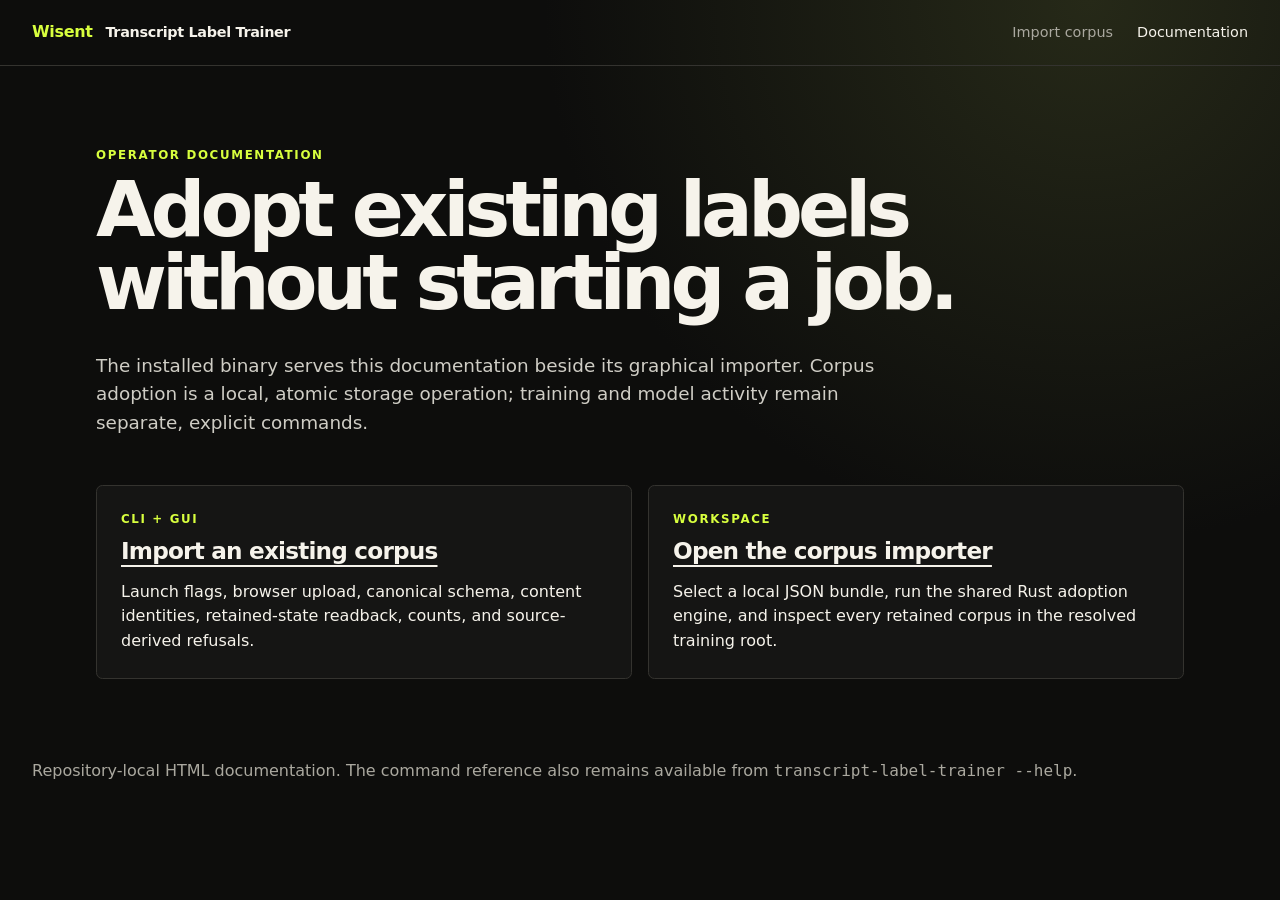
<file: docs/index.html>
<!doctype html>
<html lang="en">
<head>
  <meta charset="utf-8">
  <meta name="viewport" content="width=device-width, initial-scale=1">
  <meta name="color-scheme" content="dark">
  <title>Documentation · Transcript Label Trainer</title>
  <link rel="stylesheet" href="../web/styles.css">
</head>
<body>
  <a class="skip-link" href="#main">Skip to documentation</a>
  <header class="topbar">
    <a class="brand" href="../" aria-label="Transcript Label Trainer corpus importer">Wisent <span>Transcript Label Trainer</span></a>
    <nav aria-label="Primary navigation">
      <a href="../">Import corpus</a>
      <a aria-current="page" href="index.html">Documentation</a>
    </nav>
  </header>
  <main id="main" class="docs-main">
    <section class="docs-hero">
      <p class="eyebrow">Operator documentation</p>
      <h1>Adopt existing labels without starting a job.</h1>
      <p class="lede">The installed binary serves this documentation beside its graphical importer. Corpus adoption is a local, atomic storage operation; training and model activity remain separate, explicit commands.</p>
    </section>
    <section class="docs-grid" aria-label="Documentation pages">
      <article class="docs-card">
        <p class="eyebrow">CLI + GUI</p>
        <h2><a href="corpus-import.html">Import an existing corpus</a></h2>
        <p>Launch flags, browser upload, canonical schema, content identities, retained-state readback, counts, and source-derived refusals.</p>
      </article>
      <article class="docs-card">
        <p class="eyebrow">Workspace</p>
        <h2><a href="../">Open the corpus importer</a></h2>
        <p>Select a local JSON bundle, run the shared Rust adoption engine, and inspect every retained corpus in the resolved training root.</p>
      </article>
    </section>
  </main>
  <footer><p>Repository-local HTML documentation. The command reference also remains available from <code>transcript-label-trainer --help</code>.</p></footer>
</body>
</html>
</file>
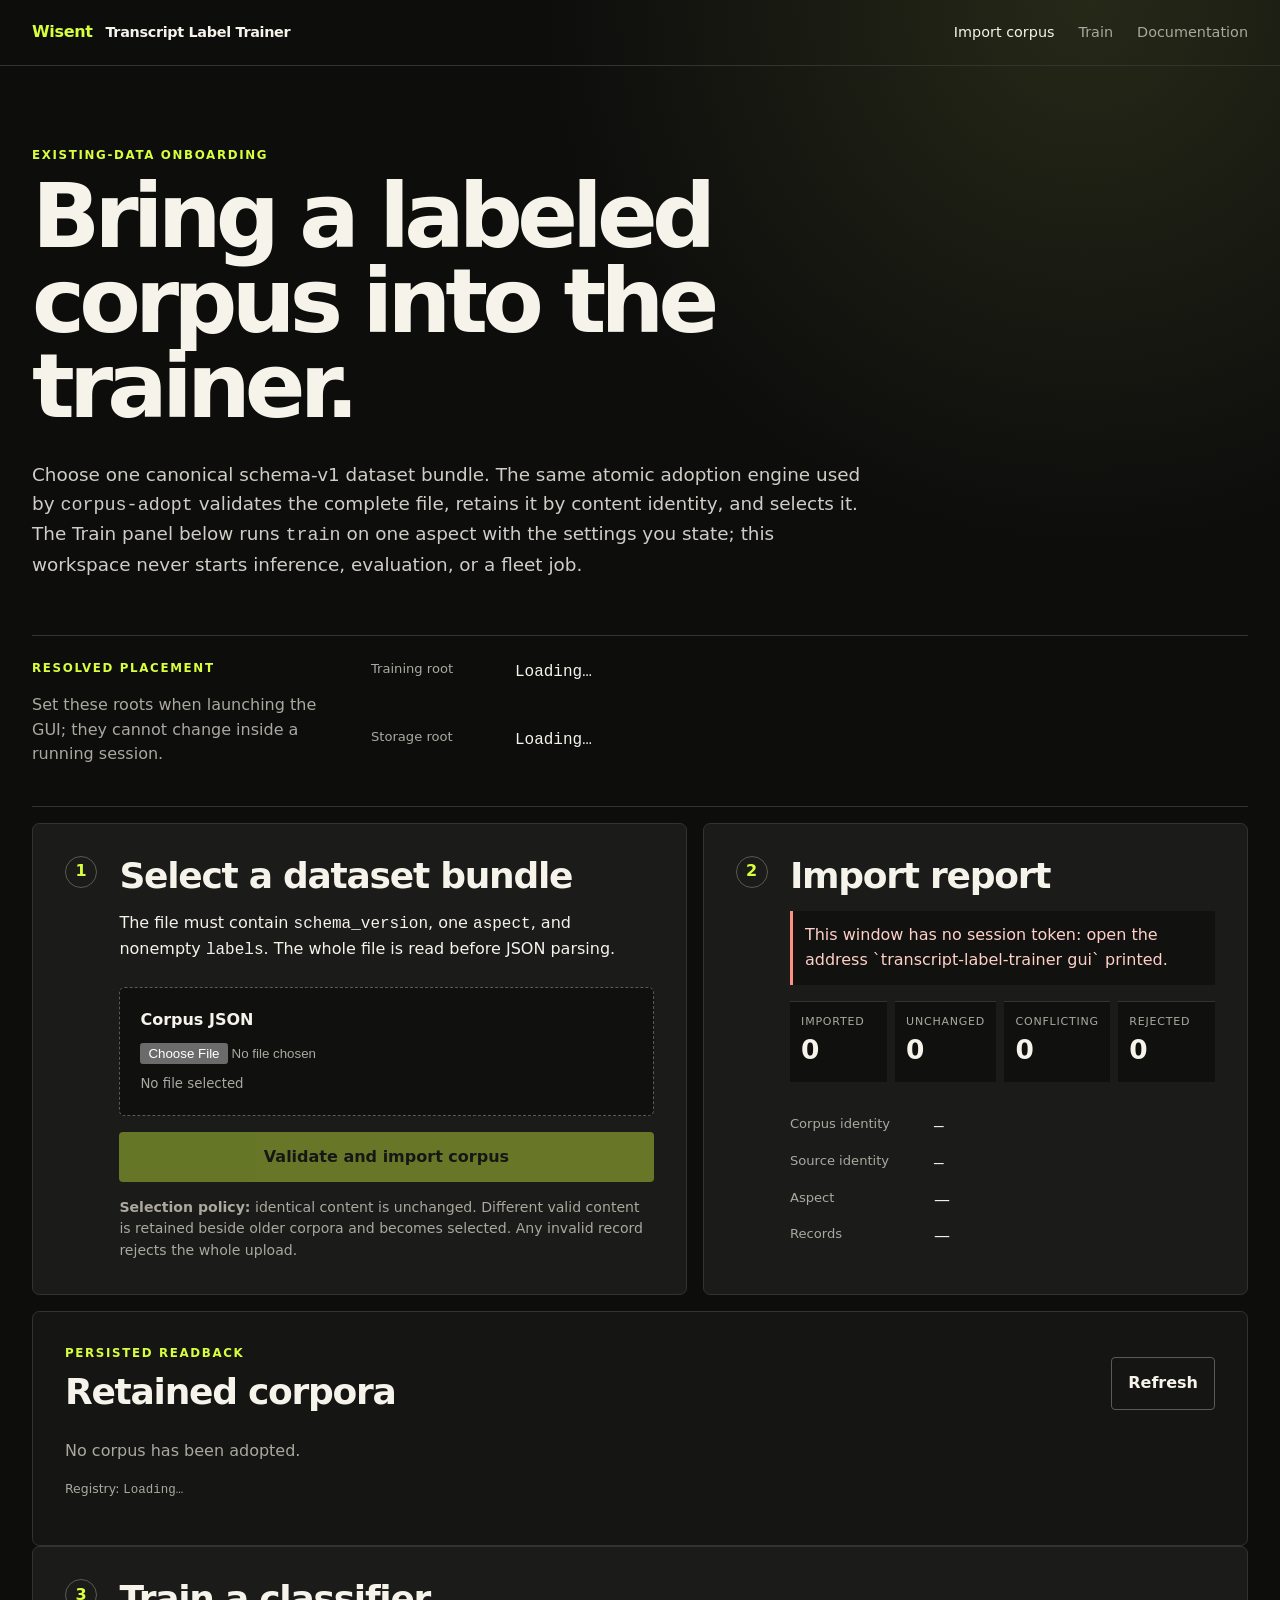
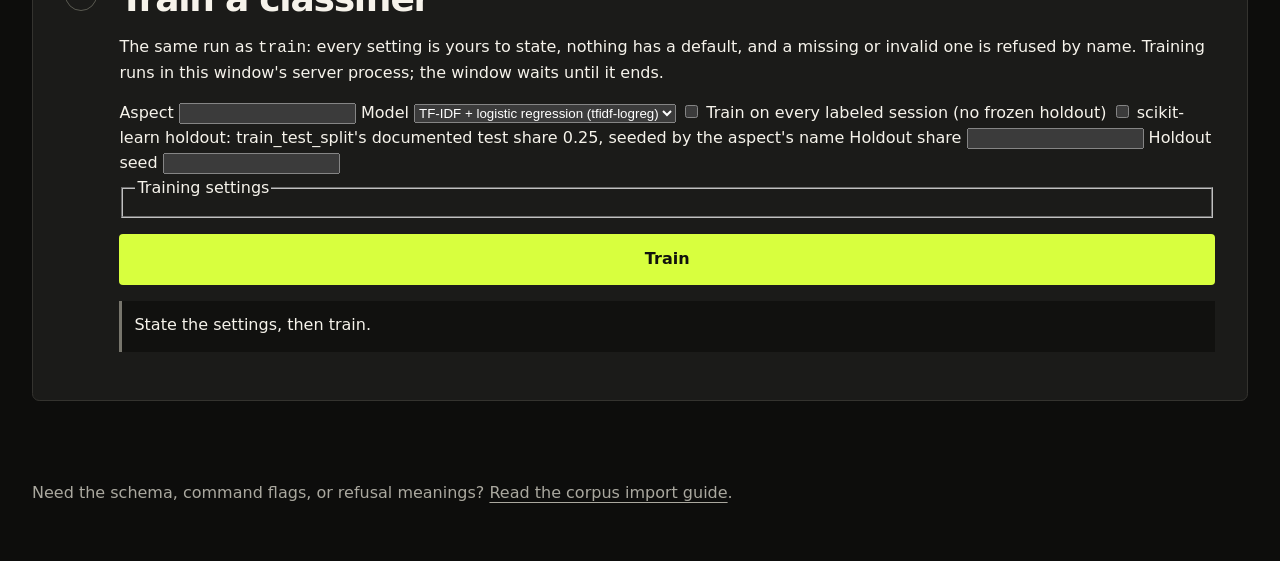
<file: web/index.html>
<!doctype html>
<html lang="en">
<head>
  <meta charset="utf-8">
  <meta name="viewport" content="width=device-width, initial-scale=1">
  <meta name="color-scheme" content="dark">
  <title>Corpus and training · Transcript Label Trainer</title>
  <link rel="stylesheet" href="/web/styles.css">
  <script src="/web/app.js" defer></script>
</head>
<body>
  <a class="skip-link" href="#main">Skip to importer</a>
  <header class="topbar">
    <a class="brand" href="/" aria-label="Transcript Label Trainer corpus importer">Wisent <span>Transcript Label Trainer</span></a>
    <nav aria-label="Primary navigation">
      <a aria-current="page" href="/">Import corpus</a>
      <a href="#train-title">Train</a>
      <a href="/docs/">Documentation</a>
    </nav>
  </header>

  <main id="main">
    <section class="hero" aria-labelledby="page-title">
      <p class="eyebrow">Existing-data onboarding</p>
      <h1 id="page-title">Bring a labeled corpus into the trainer.</h1>
      <p class="lede">Choose one canonical schema-v1 dataset bundle. The same atomic adoption engine used by <code>corpus-adopt</code> validates the complete file, retains it by content identity, and selects it. The Train panel below runs <code>train</code> on one aspect with the settings you state; this workspace never starts inference, evaluation, or a fleet job.</p>
    </section>

    <section class="placement" aria-labelledby="placement-title">
      <div>
        <p class="eyebrow" id="placement-title">Resolved placement</p>
        <p class="muted">Set these roots when launching the GUI; they cannot change inside a running session.</p>
      </div>
      <dl>
        <div><dt>Training root</dt><dd><code id="training-root">Loading…</code></dd></div>
        <div><dt>Storage root</dt><dd><code id="storage-root">Loading…</code></dd></div>
      </dl>
    </section>

    <div class="workspace">
      <section class="panel importer" aria-labelledby="import-title">
        <div class="step">1</div>
        <div>
          <h2 id="import-title">Select a dataset bundle</h2>
          <p>The file must contain <code>schema_version</code>, one <code>aspect</code>, and nonempty <code>labels</code>. The whole file is read before JSON parsing.</p>
          <label class="file-picker" for="corpus-file">
            <span>Corpus JSON</span>
            <input id="corpus-file" name="corpus" type="file" accept=".json,application/json" required>
            <small id="file-detail">No file selected</small>
          </label>
          <button id="import-button" class="primary" type="button" disabled>Validate and import corpus</button>
          <p class="policy"><strong>Selection policy:</strong> identical content is unchanged. Different valid content is retained beside older corpora and becomes selected. Any invalid record rejects the whole upload.</p>
        </div>
      </section>

      <section class="panel results" aria-labelledby="result-title">
        <div class="step">2</div>
        <div>
          <h2 id="result-title">Import report</h2>
          <p id="result-status" class="status" role="status" aria-live="polite">Choose a file to begin.</p>
          <dl class="counts" aria-label="Import counts">
            <div><dt>Imported</dt><dd id="count-imported">0</dd></div>
            <div><dt>Unchanged</dt><dd id="count-unchanged">0</dd></div>
            <div><dt>Conflicting</dt><dd id="count-conflicting">0</dd></div>
            <div><dt>Rejected</dt><dd id="count-rejected">0</dd></div>
          </dl>
          <dl class="report-detail">
            <div><dt>Corpus identity</dt><dd><code id="corpus-id">—</code></dd></div>
            <div><dt>Source identity</dt><dd><code id="source-id">—</code></dd></div>
            <div><dt>Aspect</dt><dd id="aspect">—</dd></div>
            <div><dt>Records</dt><dd id="records">—</dd></div>
          </dl>
        </div>
      </section>
    </div>

    <section class="retained" aria-labelledby="retained-title">
      <div class="section-heading">
        <div>
          <p class="eyebrow">Persisted readback</p>
          <h2 id="retained-title">Retained corpora</h2>
        </div>
        <button id="refresh-button" class="secondary" type="button">Refresh</button>
      </div>
      <p id="empty-retained" class="muted">No corpus has been adopted.</p>
      <div class="table-wrap" id="retained-table-wrap" hidden>
        <table>
          <thead><tr><th scope="col">Selected</th><th scope="col">Aspect</th><th scope="col">Records</th><th scope="col">Corpus identity</th><th scope="col">Source</th><th scope="col">Adopted</th><th scope="col">Actions</th></tr></thead>
          <tbody id="retained-body"></tbody>
        </table>
      </div>
      <p class="registry">Registry: <code id="registry-path">Loading…</code></p>
    </section>

    <section class="panel trainer" aria-labelledby="train-title">
      <div class="step">3</div>
      <div>
        <h2 id="train-title">Train a classifier</h2>
        <p>The same run as <code>train</code>: every setting is yours to state, nothing has a default, and a missing or invalid one is refused by name. Training runs in this window's server process; the window waits until it ends.</p>
        <label>Aspect <input id="train-aspect" type="text" required></label>
        <label>Model
          <select id="train-backend">
            <option value="tfidf-logreg">TF-IDF + logistic regression (tfidf-logreg)</option>
            <option value="huggingface">HuggingFace fine-tune</option>
          </select>
        </label>
        <label id="train-model-id-label" hidden>HuggingFace model id <input id="train-model-id" type="text"></label>
        <label><input id="train-no-holdout" type="checkbox"> Train on every labeled session (no frozen holdout)</label>
        <label><input id="train-holdout-preset" type="checkbox"> scikit-learn holdout: train_test_split's documented test share 0.25, seeded by the aspect's name</label>
        <label>Holdout share <input id="train-fraction" type="text"></label>
        <label>Holdout seed <input id="train-seed" type="number" min="0" step="1"></label>
        <fieldset id="train-settings"><legend>Training settings</legend></fieldset>
        <p id="train-presets"></p>
        <button id="train-button" class="primary" type="button">Train</button>
        <p id="train-status" class="status" role="status" aria-live="polite">State the settings, then train.</p>
        <pre id="train-metrics" hidden></pre>
      </div>
    </section>
  </main>

  <footer>
    <p>Need the schema, command flags, or refusal meanings? <a href="/docs/corpus-import.html">Read the corpus import guide</a>.</p>
  </footer>
  <noscript>This importer requires JavaScript to upload a locally selected file. The CLI alternative is documented at <a href="/docs/corpus-import.html">Corpus import</a>.</noscript>
</body>
</html>
</file>
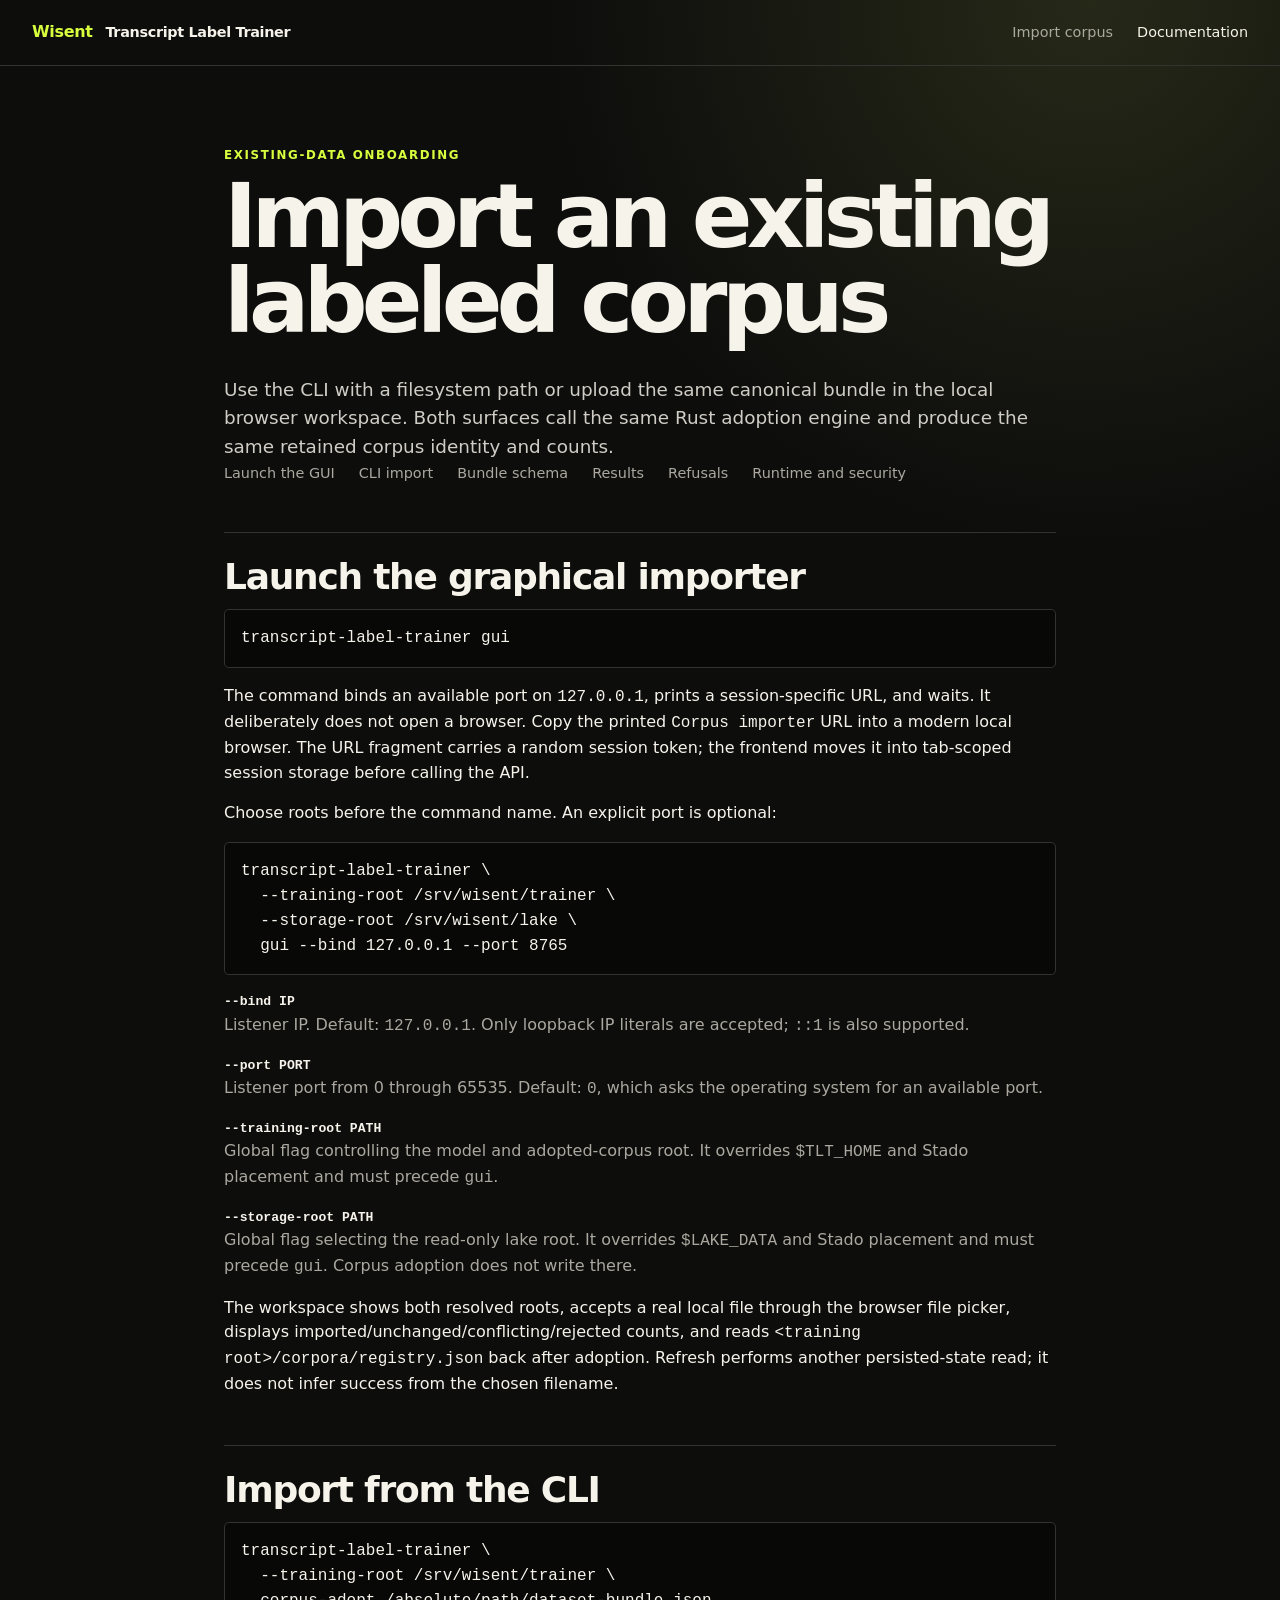
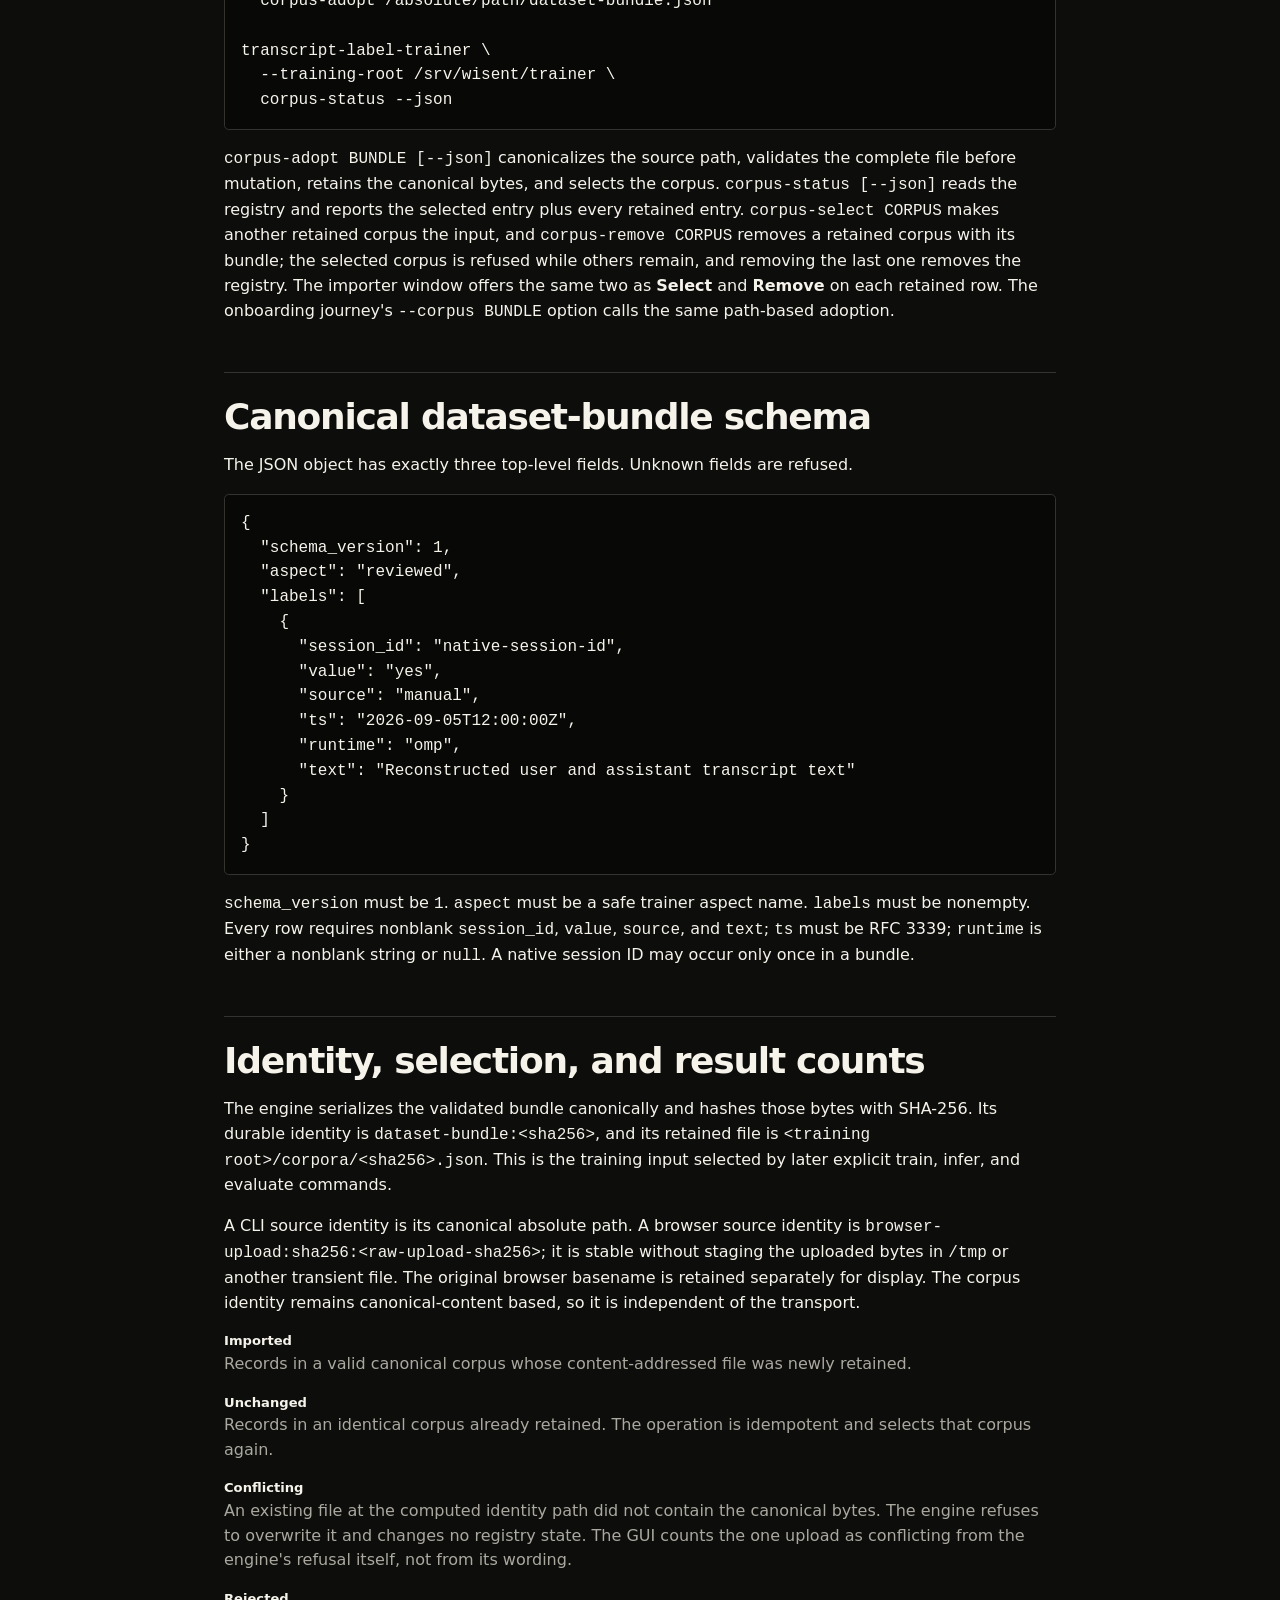
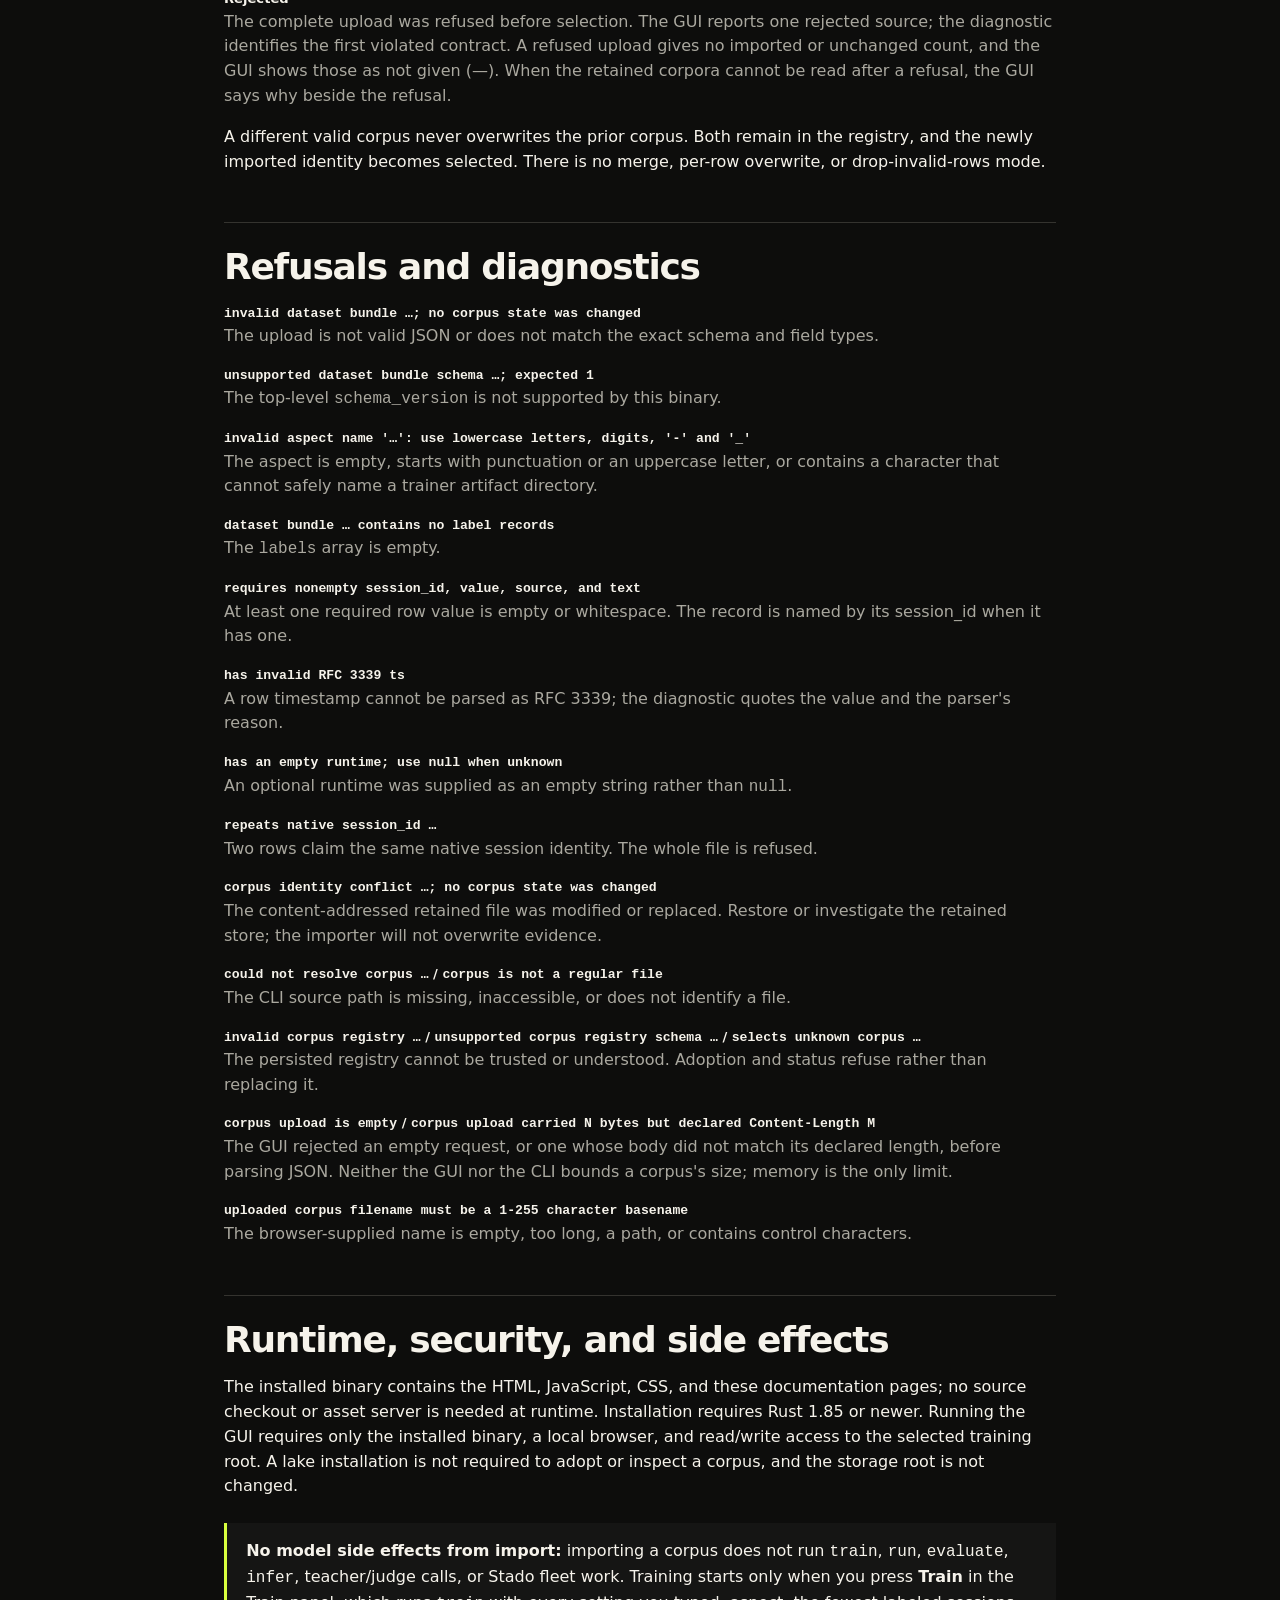
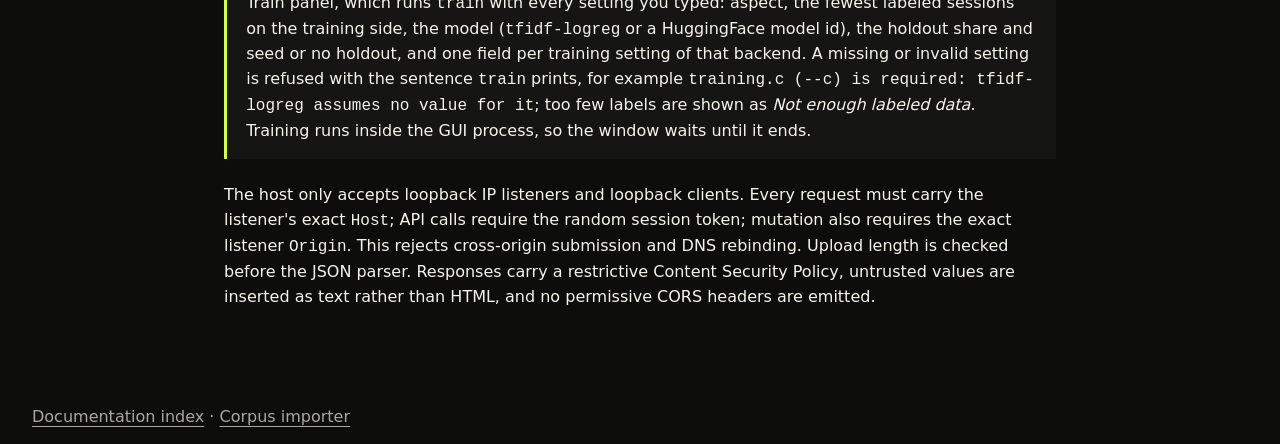
<file: docs/corpus-import.html>
<!doctype html>
<html lang="en">
<head>
  <meta charset="utf-8">
  <meta name="viewport" content="width=device-width, initial-scale=1">
  <meta name="color-scheme" content="dark">
  <title>Import an existing corpus · Transcript Label Trainer</title>
  <link rel="stylesheet" href="../web/styles.css">
</head>
<body>
  <a class="skip-link" href="#main">Skip to guide</a>
  <header class="topbar">
    <a class="brand" href="../" aria-label="Transcript Label Trainer corpus importer">Wisent <span>Transcript Label Trainer</span></a>
    <nav aria-label="Primary navigation">
      <a href="../">Import corpus</a>
      <a aria-current="page" href="index.html">Documentation</a>
    </nav>
  </header>
  <main id="main" class="docs-main prose">
    <p class="eyebrow">Existing-data onboarding</p>
    <h1>Import an existing labeled corpus</h1>
    <p class="lede">Use the CLI with a filesystem path or upload the same canonical bundle in the local browser workspace. Both surfaces call the same Rust adoption engine and produce the same retained corpus identity and counts.</p>

    <nav aria-label="On this page">
      <a href="#launch">Launch the GUI</a>
      <a href="#cli">CLI import</a>
      <a href="#schema">Bundle schema</a>
      <a href="#results">Results</a>
      <a href="#refusals">Refusals</a>
      <a href="#runtime">Runtime and security</a>
    </nav>

    <h2 id="launch">Launch the graphical importer</h2>
    <pre><code>transcript-label-trainer gui</code></pre>
    <p>The command binds an available port on <code>127.0.0.1</code>, prints a session-specific URL, and waits. It deliberately does not open a browser. Copy the printed <code>Corpus importer</code> URL into a modern local browser. The URL fragment carries a random session token; the frontend moves it into tab-scoped session storage before calling the API.</p>
    <p>Choose roots before the command name. An explicit port is optional:</p>
    <pre><code>transcript-label-trainer \
  --training-root /srv/wisent/trainer \
  --storage-root /srv/wisent/lake \
  gui --bind 127.0.0.1 --port 8765</code></pre>
    <dl class="refusals">
      <dt><code>--bind IP</code></dt><dd>Listener IP. Default: <code>127.0.0.1</code>. Only loopback IP literals are accepted; <code>::1</code> is also supported.</dd>
      <dt><code>--port PORT</code></dt><dd>Listener port from 0 through 65535. Default: <code>0</code>, which asks the operating system for an available port.</dd>
      <dt><code>--training-root PATH</code></dt><dd>Global flag controlling the model and adopted-corpus root. It overrides <code>$TLT_HOME</code> and Stado placement and must precede <code>gui</code>.</dd>
      <dt><code>--storage-root PATH</code></dt><dd>Global flag selecting the read-only lake root. It overrides <code>$LAKE_DATA</code> and Stado placement and must precede <code>gui</code>. Corpus adoption does not write there.</dd>
    </dl>
    <p>The workspace shows both resolved roots, accepts a real local file through the browser file picker, displays imported/unchanged/conflicting/rejected counts, and reads <code>&lt;training root&gt;/corpora/registry.json</code> back after adoption. Refresh performs another persisted-state read; it does not infer success from the chosen filename.</p>

    <h2 id="cli">Import from the CLI</h2>
    <pre><code>transcript-label-trainer \
  --training-root /srv/wisent/trainer \
  corpus-adopt /absolute/path/dataset-bundle.json

transcript-label-trainer \
  --training-root /srv/wisent/trainer \
  corpus-status --json</code></pre>
    <p><code>corpus-adopt BUNDLE [--json]</code> canonicalizes the source path, validates the complete file before mutation, retains the canonical bytes, and selects the corpus. <code>corpus-status [--json]</code> reads the registry and reports the selected entry plus every retained entry. <code>corpus-select CORPUS</code> makes another retained corpus the input, and <code>corpus-remove CORPUS</code> removes a retained corpus with its bundle; the selected corpus is refused while others remain, and removing the last one removes the registry. The importer window offers the same two as <strong>Select</strong> and <strong>Remove</strong> on each retained row. The onboarding journey's <code>--corpus BUNDLE</code> option calls the same path-based adoption.</p>

    <h2 id="schema">Canonical dataset-bundle schema</h2>
    <p>The JSON object has exactly three top-level fields. Unknown fields are refused.</p>
    <pre><code>{
  "schema_version": 1,
  "aspect": "reviewed",
  "labels": [
    {
      "session_id": "native-session-id",
      "value": "yes",
      "source": "manual",
      "ts": "2026-09-05T12:00:00Z",
      "runtime": "omp",
      "text": "Reconstructed user and assistant transcript text"
    }
  ]
}</code></pre>
    <p><code>schema_version</code> must be <code>1</code>. <code>aspect</code> must be a safe trainer aspect name. <code>labels</code> must be nonempty. Every row requires nonblank <code>session_id</code>, <code>value</code>, <code>source</code>, and <code>text</code>; <code>ts</code> must be RFC 3339; <code>runtime</code> is either a nonblank string or <code>null</code>. A native session ID may occur only once in a bundle.</p>

    <h2 id="results">Identity, selection, and result counts</h2>
    <p>The engine serializes the validated bundle canonically and hashes those bytes with SHA-256. Its durable identity is <code>dataset-bundle:&lt;sha256&gt;</code>, and its retained file is <code>&lt;training root&gt;/corpora/&lt;sha256&gt;.json</code>. This is the training input selected by later explicit train, infer, and evaluate commands.</p>
    <p>A CLI source identity is its canonical absolute path. A browser source identity is <code>browser-upload:sha256:&lt;raw-upload-sha256&gt;</code>; it is stable without staging the uploaded bytes in <code>/tmp</code> or another transient file. The original browser basename is retained separately for display. The corpus identity remains canonical-content based, so it is independent of the transport.</p>
    <dl class="refusals">
      <dt>Imported</dt><dd>Records in a valid canonical corpus whose content-addressed file was newly retained.</dd>
      <dt>Unchanged</dt><dd>Records in an identical corpus already retained. The operation is idempotent and selects that corpus again.</dd>
      <dt>Conflicting</dt><dd>An existing file at the computed identity path did not contain the canonical bytes. The engine refuses to overwrite it and changes no registry state. The GUI counts the one upload as conflicting from the engine's refusal itself, not from its wording.</dd>
      <dt>Rejected</dt><dd>The complete upload was refused before selection. The GUI reports one rejected source; the diagnostic identifies the first violated contract. A refused upload gives no imported or unchanged count, and the GUI shows those as not given (—). When the retained corpora cannot be read after a refusal, the GUI says why beside the refusal.</dd>
    </dl>
    <p>A different valid corpus never overwrites the prior corpus. Both remain in the registry, and the newly imported identity becomes selected. There is no merge, per-row overwrite, or drop-invalid-rows mode.</p>

    <h2 id="refusals">Refusals and diagnostics</h2>
    <dl class="refusals">
      <dt><code>invalid dataset bundle …; no corpus state was changed</code></dt><dd>The upload is not valid JSON or does not match the exact schema and field types.</dd>
      <dt><code>unsupported dataset bundle schema …; expected 1</code></dt><dd>The top-level <code>schema_version</code> is not supported by this binary.</dd>
      <dt><code>invalid aspect name '…': use lowercase letters, digits, '-' and '_'</code></dt><dd>The aspect is empty, starts with punctuation or an uppercase letter, or contains a character that cannot safely name a trainer artifact directory.</dd>
      <dt><code>dataset bundle … contains no label records</code></dt><dd>The <code>labels</code> array is empty.</dd>
      <dt><code>requires nonempty session_id, value, source, and text</code></dt><dd>At least one required row value is empty or whitespace. The record is named by its session_id when it has one.</dd>
      <dt><code>has invalid RFC 3339 ts</code></dt><dd>A row timestamp cannot be parsed as RFC 3339; the diagnostic quotes the value and the parser's reason.</dd>
      <dt><code>has an empty runtime; use null when unknown</code></dt><dd>An optional runtime was supplied as an empty string rather than <code>null</code>.</dd>
      <dt><code>repeats native session_id …</code></dt><dd>Two rows claim the same native session identity. The whole file is refused.</dd>
      <dt><code>corpus identity conflict …; no corpus state was changed</code></dt><dd>The content-addressed retained file was modified or replaced. Restore or investigate the retained store; the importer will not overwrite evidence.</dd>
      <dt><code>could not resolve corpus …</code> / <code>corpus is not a regular file</code></dt><dd>The CLI source path is missing, inaccessible, or does not identify a file.</dd>
      <dt><code>invalid corpus registry …</code> / <code>unsupported corpus registry schema …</code> / <code>selects unknown corpus …</code></dt><dd>The persisted registry cannot be trusted or understood. Adoption and status refuse rather than replacing it.</dd>
      <dt><code>corpus upload is empty</code> / <code>corpus upload carried N bytes but declared Content-Length M</code></dt><dd>The GUI rejected an empty request, or one whose body did not match its declared length, before parsing JSON. Neither the GUI nor the CLI bounds a corpus's size; memory is the only limit.</dd>
      <dt><code>uploaded corpus filename must be a 1-255 character basename</code></dt><dd>The browser-supplied name is empty, too long, a path, or contains control characters.</dd>
    </dl>

    <h2 id="runtime">Runtime, security, and side effects</h2>
    <p>The installed binary contains the HTML, JavaScript, CSS, and these documentation pages; no source checkout or asset server is needed at runtime. Installation requires Rust 1.85 or newer. Running the GUI requires only the installed binary, a local browser, and read/write access to the selected training root. A lake installation is not required to adopt or inspect a corpus, and the storage root is not changed.</p>
    <div class="callout"><strong>No model side effects from import:</strong> importing a corpus does not run <code>train</code>, <code>run</code>, <code>evaluate</code>, <code>infer</code>, teacher/judge calls, or Stado fleet work. Training starts only when you press <strong>Train</strong> in the Train panel, which runs <code>train</code> with every setting you typed: aspect, the fewest labeled sessions on the training side, the model (<code>tfidf-logreg</code> or a HuggingFace model id), the holdout share and seed or no holdout, and one field per training setting of that backend. A missing or invalid setting is refused with the sentence <code>train</code> prints, for example <code>training.c (--c) is required: tfidf-logreg assumes no value for it</code>; too few labels are shown as <em>Not enough labeled data</em>. Training runs inside the GUI process, so the window waits until it ends.</div>
    <p>The host only accepts loopback IP listeners and loopback clients. Every request must carry the listener's exact <code>Host</code>; API calls require the random session token; mutation also requires the exact listener <code>Origin</code>. This rejects cross-origin submission and DNS rebinding. Upload length is checked before the JSON parser. Responses carry a restrictive Content Security Policy, untrusted values are inserted as text rather than HTML, and no permissive CORS headers are emitted.</p>
  </main>
  <footer><p><a href="index.html">Documentation index</a> · <a href="../">Corpus importer</a></p></footer>
</body>
</html>
</file>
<file: web/styles.css>
:root {
  color-scheme: dark;
  --ink: #f6f3eb;
  --muted: #aaa89f;
  --surface: #151514;
  --surface-raised: #1c1c1a;
  --line: #34332f;
  --accent: #d8ff3e;
  --accent-ink: #11120d;
  --danger: #ff8f80;
  --success: #afff75;
  font-family: Inter, ui-sans-serif, system-ui, -apple-system, BlinkMacSystemFont, "Segoe UI", sans-serif;
}

* { box-sizing: border-box; }
html { background: #0d0d0c; }
body { margin: 0; color: var(--ink); background: radial-gradient(circle at 85% 0%, #262918 0, #0d0d0c 34rem); line-height: 1.55; }
a { color: inherit; text-underline-offset: .25em; }
a:hover { color: var(--accent); }
code { font-family: "SFMono-Regular", Consolas, monospace; overflow-wrap: anywhere; }
.skip-link { position: fixed; left: 1rem; top: -5rem; z-index: 10; padding: .7rem 1rem; background: var(--accent); color: var(--accent-ink); }
.skip-link:focus { top: 1rem; }
.topbar { display: flex; justify-content: space-between; align-items: center; gap: 2rem; max-width: 82rem; margin: auto; padding: 1.25rem 2rem; border-bottom: 1px solid var(--line); }
.brand { display: flex; gap: .8rem; align-items: baseline; color: var(--accent); font-weight: 800; text-decoration: none; letter-spacing: -.02em; }
.brand span { color: var(--ink); font-size: .9rem; font-weight: 600; }
nav { display: flex; gap: 1.5rem; }
nav a { color: var(--muted); text-decoration: none; font-size: .9rem; }
nav a[aria-current="page"] { color: var(--ink); }
main { max-width: 82rem; margin: auto; padding: 5rem 2rem 3rem; }
.hero { max-width: 60rem; margin-bottom: 3.5rem; }
.eyebrow { margin: 0 0 .6rem; color: var(--accent); font-size: .74rem; font-weight: 800; letter-spacing: .14em; text-transform: uppercase; }
h1 { max-width: 18ch; margin: 0; font-size: clamp(3rem, 7vw, 6.6rem); line-height: .95; letter-spacing: -.065em; }
h2 { margin: 0 0 .7rem; font-size: clamp(1.5rem, 3vw, 2.25rem); line-height: 1.1; letter-spacing: -.035em; }
.lede { max-width: 52rem; margin: 2rem 0 0; color: #cfcdc5; font-size: 1.15rem; }
.placement { display: grid; grid-template-columns: minmax(14rem, .7fr) 2fr; gap: 2rem; padding: 1.4rem 0; border-top: 1px solid var(--line); border-bottom: 1px solid var(--line); }
.placement dl { display: grid; gap: .8rem; margin: 0; }
.placement dl div, .report-detail div { display: grid; grid-template-columns: 8rem 1fr; gap: 1rem; }
dt { color: var(--muted); font-size: .82rem; }
dd { margin: 0; }
.muted, .policy, .registry { color: var(--muted); }
.workspace { display: grid; grid-template-columns: 1.2fr 1fr; gap: 1rem; margin: 1rem 0; }
.panel { display: grid; grid-template-columns: 2.4rem 1fr; gap: 1rem; min-width: 0; padding: 2rem; background: color-mix(in srgb, var(--surface-raised) 94%, transparent); border: 1px solid var(--line); border-radius: .45rem; }
.step { display: grid; place-items: center; width: 2rem; height: 2rem; border: 1px solid #5a5a51; border-radius: 50%; color: var(--accent); font-weight: 700; }
.file-picker { display: grid; gap: .65rem; margin: 1.5rem 0 1rem; padding: 1.25rem; background: #10100f; border: 1px dashed #5c5b53; border-radius: .35rem; }
.file-picker span { font-weight: 750; }
.file-picker input { width: 100%; color: var(--muted); }
.file-picker small { color: var(--muted); }
button { appearance: none; border: 0; border-radius: .25rem; padding: .8rem 1rem; font: inherit; font-weight: 750; cursor: pointer; }
button:focus-visible, a:focus-visible, input:focus-visible { outline: 3px solid #b9d844; outline-offset: 3px; }
button:disabled { cursor: not-allowed; opacity: .4; }
.primary { width: 100%; background: var(--accent); color: var(--accent-ink); }
.secondary { align-self: center; background: transparent; border: 1px solid #5c5b53; color: var(--ink); }
.policy { margin-bottom: 0; font-size: .88rem; }
.status { min-height: 3.2rem; margin: 1rem 0; padding: .75rem; border-left: 3px solid #77756c; background: #11110f; }
.status[data-kind="success"] { border-color: var(--success); }
.status[data-kind="error"] { border-color: var(--danger); color: #ffd0c9; }
.status[data-kind="working"] { border-color: var(--accent); }
.counts { display: grid; grid-template-columns: repeat(4, 1fr); gap: .5rem; margin: 1rem 0 2rem; }
.counts div { padding: .7rem; background: #10100f; border-top: 1px solid var(--line); }
.counts dt { font-size: .69rem; text-transform: uppercase; letter-spacing: .07em; }
.counts dd { font-size: 1.65rem; font-weight: 700; }
.report-detail { display: grid; gap: .7rem; margin: 0; }
.retained { margin-top: 1rem; padding: 2rem; border: 1px solid var(--line); border-radius: .45rem; background: var(--surface); }
.section-heading { display: flex; justify-content: space-between; gap: 2rem; }
.table-wrap { overflow-x: auto; margin-top: 1.5rem; }
table { width: 100%; border-collapse: collapse; font-size: .84rem; }
th, td { padding: .8rem; border-bottom: 1px solid var(--line); text-align: left; vertical-align: top; }
thead th { color: var(--muted); font-size: .7rem; letter-spacing: .07em; text-transform: uppercase; }
tbody th { color: var(--accent); }
.registry { font-size: .78rem; }
footer { max-width: 82rem; margin: auto; padding: 1rem 2rem 3rem; color: var(--muted); }
.docs-main { max-width: 72rem; }
.docs-hero h1 { max-width: 24ch; font-size: clamp(2.8rem, 6vw, 5rem); }
.docs-grid { display: grid; grid-template-columns: repeat(2, minmax(0, 1fr)); gap: 1rem; margin-top: 3rem; }
.docs-card { padding: 1.5rem; background: var(--surface); border: 1px solid var(--line); border-radius: .4rem; }
.docs-card h2 { font-size: 1.45rem; }
.docs-card p:last-child { margin-bottom: 0; }
.prose { max-width: 56rem; }
.prose h2 { margin-top: 3rem; padding-top: 1.5rem; border-top: 1px solid var(--line); }
.prose h3 { margin-top: 2rem; }
pre { overflow-x: auto; padding: 1rem; background: #080807; border: 1px solid var(--line); border-radius: .3rem; }
.callout { margin: 1.5rem 0; padding: 1rem 1.2rem; border-left: 3px solid var(--accent); background: var(--surface); }
.refusals dt { margin-top: 1rem; color: var(--ink); font-weight: 750; }
.refusals dd { color: var(--muted); }
@media (max-width: 760px) {
  .topbar, .section-heading { align-items: flex-start; flex-direction: column; }
  main { padding-top: 3rem; }
  .workspace, .placement, .docs-grid { grid-template-columns: 1fr; }
  .counts { grid-template-columns: repeat(2, 1fr); }
  .placement dl div, .report-detail div { grid-template-columns: 1fr; gap: .15rem; }
  .panel, .retained { padding: 1.25rem; }
}
</file>
